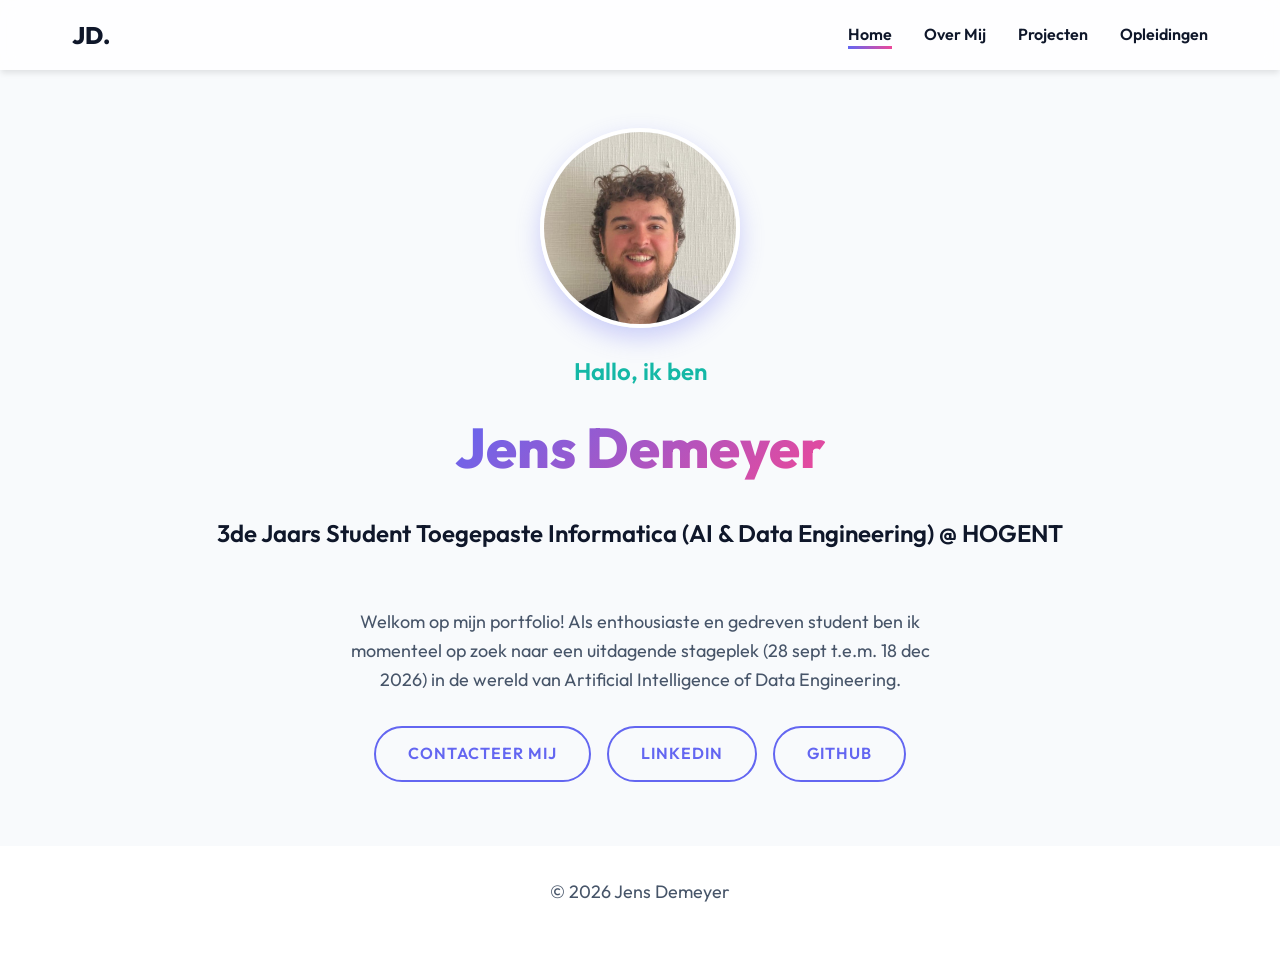
<file: index.html>
<!DOCTYPE html>
<html lang="nl">

<head>
    <meta charset="UTF-8">
    <meta name="viewport" content="width=device-width, initial-scale=1.0">
    <title>Jens Demeyer - Portfolio</title>
    <link rel="stylesheet" href="style.css">
</head>

<body>

    <nav>
        <div class="nav-container">
            <div class="logo">JD.</div>
            <div class="hamburger">☰</div>
            <ul class="nav-links">
                <li><a href="index.html" class="active">Home</a></li>
                <li><a href="about.html">Over Mij</a></li>
                <li><a href="projects.html">Projecten</a></li>
                <li><a href="education.html">Opleidingen</a></li>
            </ul>
        </div>
    </nav>

    <main>
        <section class="hero">
            <img src="assets/profile.jpg" alt="Jens Demeyer" class="profile-img"
                onerror="this.src='https://placehold.co/200x200/6366f1/white?text=Foto'">
            <p class="subtitle">Hallo, ik ben</p>
            <h1>Jens Demeyer</h1>
            <p class="subtitle" style="color: var(--text-color); margin-top: 1rem;">
                3de Jaars Student Toegepaste Informatica (AI & Data Engineering) @ HOGENT
            </p>
            <p style="max-width: 600px; margin: 2rem auto;">
                Welkom op mijn portfolio! Als enthousiaste en gedreven student ben ik momenteel op zoek naar een
                uitdagende stageplek (28 sept t.e.m. 18 dec 2026) in de wereld van Artificial Intelligence of Data
                Engineering.
            </p>
            <div style="display: flex; gap: 1rem; justify-content: center; flex-wrap: wrap;">
                <a href="mailto:jens.demeyer02@gmail.com" class="btn btn-secondary">Contacteer Mij</a>
                <a href="https://www.linkedin.com/in/jens-demeyer/" target="_blank" class="btn btn-secondary">LinkedIn</a>
                <a href="https://github.com/JensDemeyer" target="_blank" class="btn btn-secondary">GitHub</a>
            </div>
        </section>
    </main>

    <footer>
        <p>&copy; 2026 Jens Demeyer</p>
    </footer>

    <script src="script.js"></script>
</body>

</html>
</file>
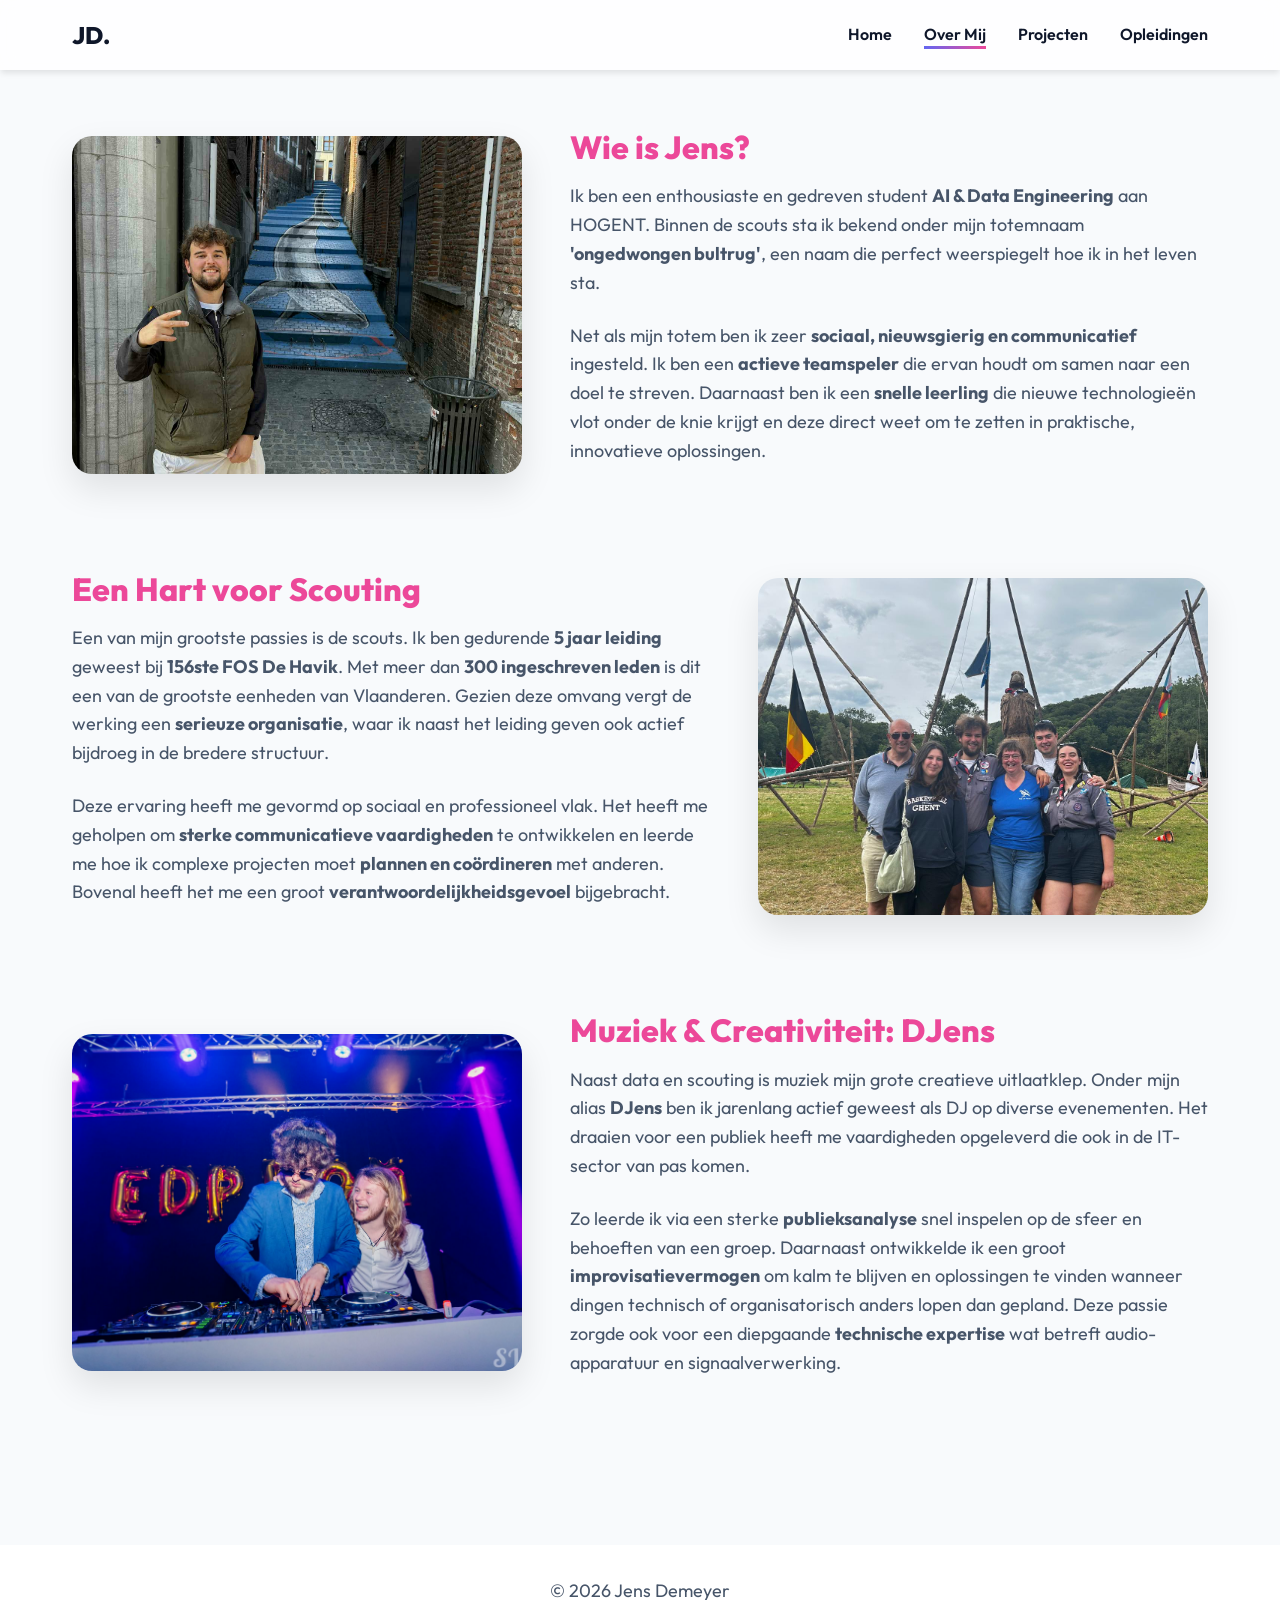
<file: about.html>
<!DOCTYPE html>
<html lang="nl">

<head>
    <meta charset="UTF-8">
    <meta name="viewport" content="width=device-width, initial-scale=1.0">
    <title>Over Mij - Jens Demeyer</title>
    <link rel="stylesheet" href="style.css">
    <style>
        .passion-section {
            display: flex;
            flex-direction: column;
            gap: 3rem;
            margin-bottom: 5rem;
            align-items: center;
        }

        @media(min-width: 768px) {
            .passion-section {
                flex-direction: row;
            }

            .passion-section.reverse {
                flex-direction: row-reverse;
            }
        }

        .passion-image {
            flex: 1;
            width: 100%;
            max-width: 450px;
        }

        .passion-image img {
            width: 100%;
            border-radius: 20px;
            box-shadow: 0 15px 35px rgba(0, 0, 0, 0.1);
            object-fit: cover;
            aspect-ratio: 4/3;
        }

        .passion-text {
            flex: 1;
        }

        .passion-text h3 {
            color: var(--secondary-color);
            font-size: 2rem;
        }
    </style>
</head>

<body>
    <nav>
        <div class="nav-container">
            <div class="logo">JD.</div>
            <div class="hamburger">☰</div>
            <ul class="nav-links">
                <li><a href="index.html">Home</a></li>
                <li><a href="about.html" class="active">Over Mij</a></li>
                <li><a href="projects.html">Projecten</a></li>
                <li><a href="education.html">Opleidingen</a></li>
            </ul>
        </div>
    </nav>

    <main>
        <div class="passion-section">
            <div class="passion-image">
                <img src="assets/jens.jpg" alt="Foto van Jens Demeyer">
            </div>
            <div class="passion-text">
                <h3>Wie is Jens?</h3>
                <p>
                    Ik ben een enthousiaste en gedreven student <strong>AI & Data Engineering</strong> aan HOGENT.
                    Binnen de scouts sta ik bekend onder mijn totemnaam <strong>'ongedwongen bultrug'</strong>, een naam
                    die perfect
                    weerspiegelt hoe ik in het leven sta.
                </p>
                <p>
                    Net als mijn totem ben ik zeer <strong>sociaal, nieuwsgierig en communicatief</strong>
                    ingesteld.
                    Ik ben een <strong>actieve teamspeler</strong> die ervan houdt om samen naar een doel te streven.
                    Daarnaast ben ik een <strong>snelle leerling</strong> die nieuwe technologieën vlot onder de knie
                    krijgt en deze direct weet om te zetten in praktische, innovatieve oplossingen.
                </p>
            </div>
        </div>

        <div class="passion-section reverse">
            <div class="passion-image">
                <img src="assets/scouts.jpeg" alt="Jens bij de Scouts">
            </div>
            <div class="passion-text">
                <h3>Een Hart voor Scouting</h3>
                <p>
                    Een van mijn grootste passies is de scouts. Ik ben gedurende <strong>5 jaar leiding</strong> geweest
                    bij <strong>156ste FOS De Havik</strong>. Met meer dan <strong>300 ingeschreven leden</strong> is
                    dit een van de grootste eenheden van Vlaanderen. Gezien deze omvang vergt de werking een
                    <strong>serieuze organisatie</strong>, waar ik naast het leiding geven ook actief bijdroeg
                    in de bredere structuur.
                </p>
                <p>
                    Deze ervaring heeft me gevormd op sociaal en professioneel vlak. Het heeft me geholpen om
                    <strong>sterke communicatieve vaardigheden</strong> te ontwikkelen en leerde me hoe ik complexe
                    projecten moet <strong>plannen en coördineren</strong>
                    met anderen.
                    Bovenal heeft het me een groot <strong>verantwoordelijkheidsgevoel</strong> bijgebracht.
                </p>
            </div>
        </div>

        <div class="passion-section">
            <div class="passion-image">
                <img src="assets/DJens.jpg" alt="DJens aan het werk">
            </div>
            <div class="passion-text">
                <h3>Muziek & Creativiteit: DJens</h3>
                <p>
                    Naast data en scouting is muziek mijn grote creatieve uitlaatklep. Onder mijn alias
                    <strong>DJens</strong> ben ik jarenlang actief geweest als DJ op diverse evenementen. Het draaien
                    voor een publiek heeft me vaardigheden opgeleverd die ook in de IT-sector van pas komen.
                </p>
                <p>
                    Zo leerde ik via een sterke <strong>publieksanalyse</strong> snel inspelen op de sfeer en behoeften
                    van een groep.
                    Daarnaast ontwikkelde ik een groot <strong>improvisatievermogen</strong> om kalm te blijven en
                    oplossingen te vinden
                    wanneer dingen technisch of organisatorisch anders lopen dan gepland. Deze passie zorgde ook voor
                    een
                    diepgaande <strong>technische expertise</strong> wat betreft audio-apparatuur en signaalverwerking.
                </p>
            </div>
        </div>
    </main>

    <footer>
        <p>&copy; 2026 Jens Demeyer</p>
    </footer>

    <script src="script.js"></script>
</body>

</html>
</file>
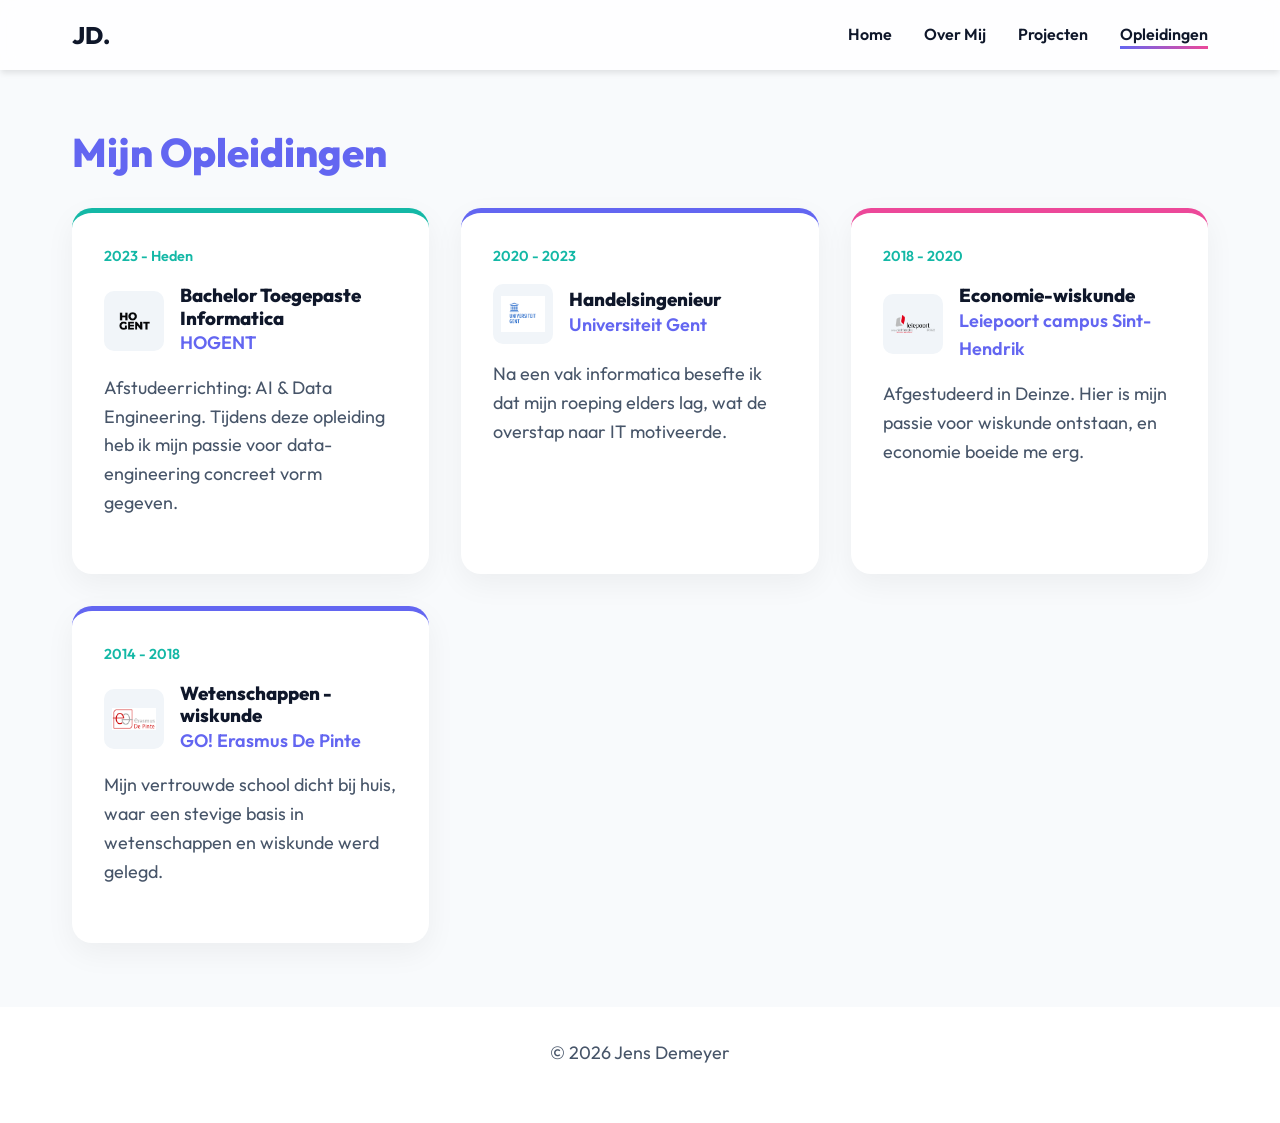
<file: education.html>
<!DOCTYPE html>
<html lang="nl">

<head>
    <meta charset="UTF-8">
    <meta name="viewport" content="width=device-width, initial-scale=1.0">
    <title>Opleidingen - Jens Demeyer</title>
    <link rel="stylesheet" href="style.css">
</head>

<body>

    <nav>
        <div class="nav-container">
            <div class="logo">JD.</div>
            <div class="hamburger">☰</div>
            <ul class="nav-links">
                <li><a href="index.html">Home</a></li>
                <li><a href="about.html">Over Mij</a></li>
                <li><a href="projects.html">Projecten</a></li>
                <li><a href="education.html" class="active">Opleidingen</a></li>
            </ul>
        </div>
    </nav>

    <main>
        <section>
            <h2>Mijn Opleidingen</h2>
            <div class="card-grid">
                <div class="card">
                    <span class="date">2023 - Heden</span>
                    <div class="card-header">
                        <img src="assets/hogent.png" alt="HOGENT" class="school-logo"
                            onerror="this.src='https://placehold.co/60x60/14b8a6/white?text=HG'">
                        <div>
                            <h3 style="margin-bottom: 0;">Bachelor Toegepaste Informatica</h3>
                            <p style="font-weight: 600; color: var(--primary-color); margin-bottom: 0;">HOGENT</p>
                        </div>
                    </div>
                    <p>Afstudeerrichting: AI & Data Engineering. Tijdens deze opleiding heb ik mijn passie voor
                        data-engineering concreet vorm gegeven.</p>
                </div>

                <div class="card">
                    <span class="date">2020 - 2023</span>
                    <div class="card-header">
                        <img src="assets/ugent.png" alt="UGent" class="school-logo"
                            onerror="this.src='https://placehold.co/60x60/6366f1/white?text=UG'">
                        <div>
                            <h3 style="margin-bottom: 0;">Handelsingenieur</h3>
                            <p style="font-weight: 600; color: var(--primary-color); margin-bottom: 0;">Universiteit
                                Gent</p>
                        </div>
                    </div>
                    <p>Na een vak informatica besefte ik dat mijn roeping elders lag, wat de overstap naar IT
                        motiveerde.</p>
                </div>

                <div class="card">
                    <span class="date">2018 - 2020</span>
                    <div class="card-header">
                        <img src="assets/leiepoort.png" alt="Leiepoort" class="school-logo"
                            onerror="this.src='https://placehold.co/60x60/ec4899/white?text=LP'">
                        <div>
                            <h3 style="margin-bottom: 0;">Economie-wiskunde</h3>
                            <p style="font-weight: 600; color: var(--primary-color); margin-bottom: 0;">Leiepoort campus
                                Sint-Hendrik</p>
                        </div>
                    </div>
                    <p>Afgestudeerd in Deinze. Hier is mijn passie voor wiskunde ontstaan, en economie boeide me erg.
                    </p>
                </div>

                <div class="card">
                    <span class="date">2014 - 2018</span>
                    <div class="card-header">
                        <img src="assets\Erasmus De Pinte.png" alt="GO! Erasmus De Pinte" class="school-logo"
                            onerror="this.src='https://placehold.co/60x60/f59e0b/white?text=EP'">
                        <div>
                            <h3 style="margin-bottom: 0;">Wetenschappen - wiskunde</h3>
                            <p style="font-weight: 600; color: var(--primary-color); margin-bottom: 0;">GO! Erasmus De
                                Pinte</p>
                        </div>
                    </div>
                    <p>Mijn vertrouwde school dicht bij huis, waar een stevige basis in wetenschappen en wiskunde werd
                        gelegd.</p>
                </div>
            </div>
        </section>
    </main>

    <footer>
        <p>&copy; 2026 Jens Demeyer</p>
    </footer>

    <script src="script.js"></script>
</body>

</html>
</file>
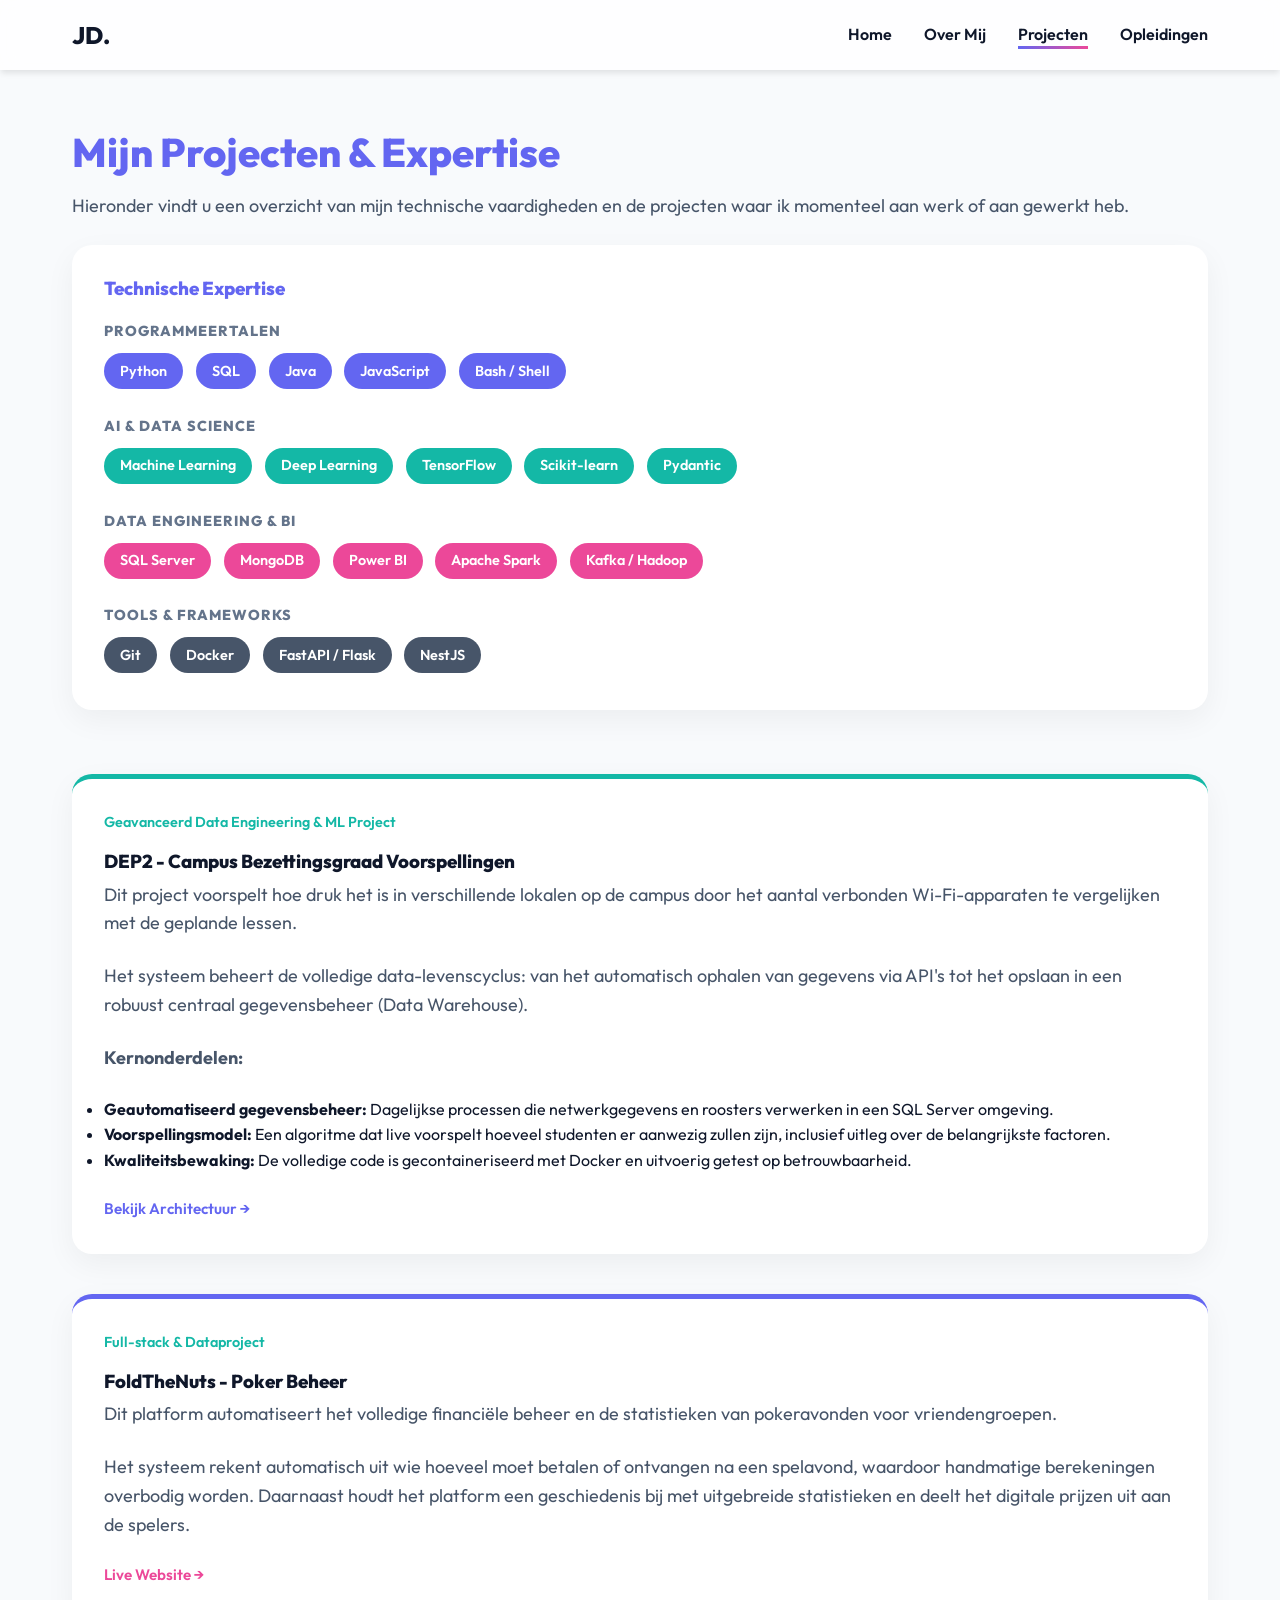
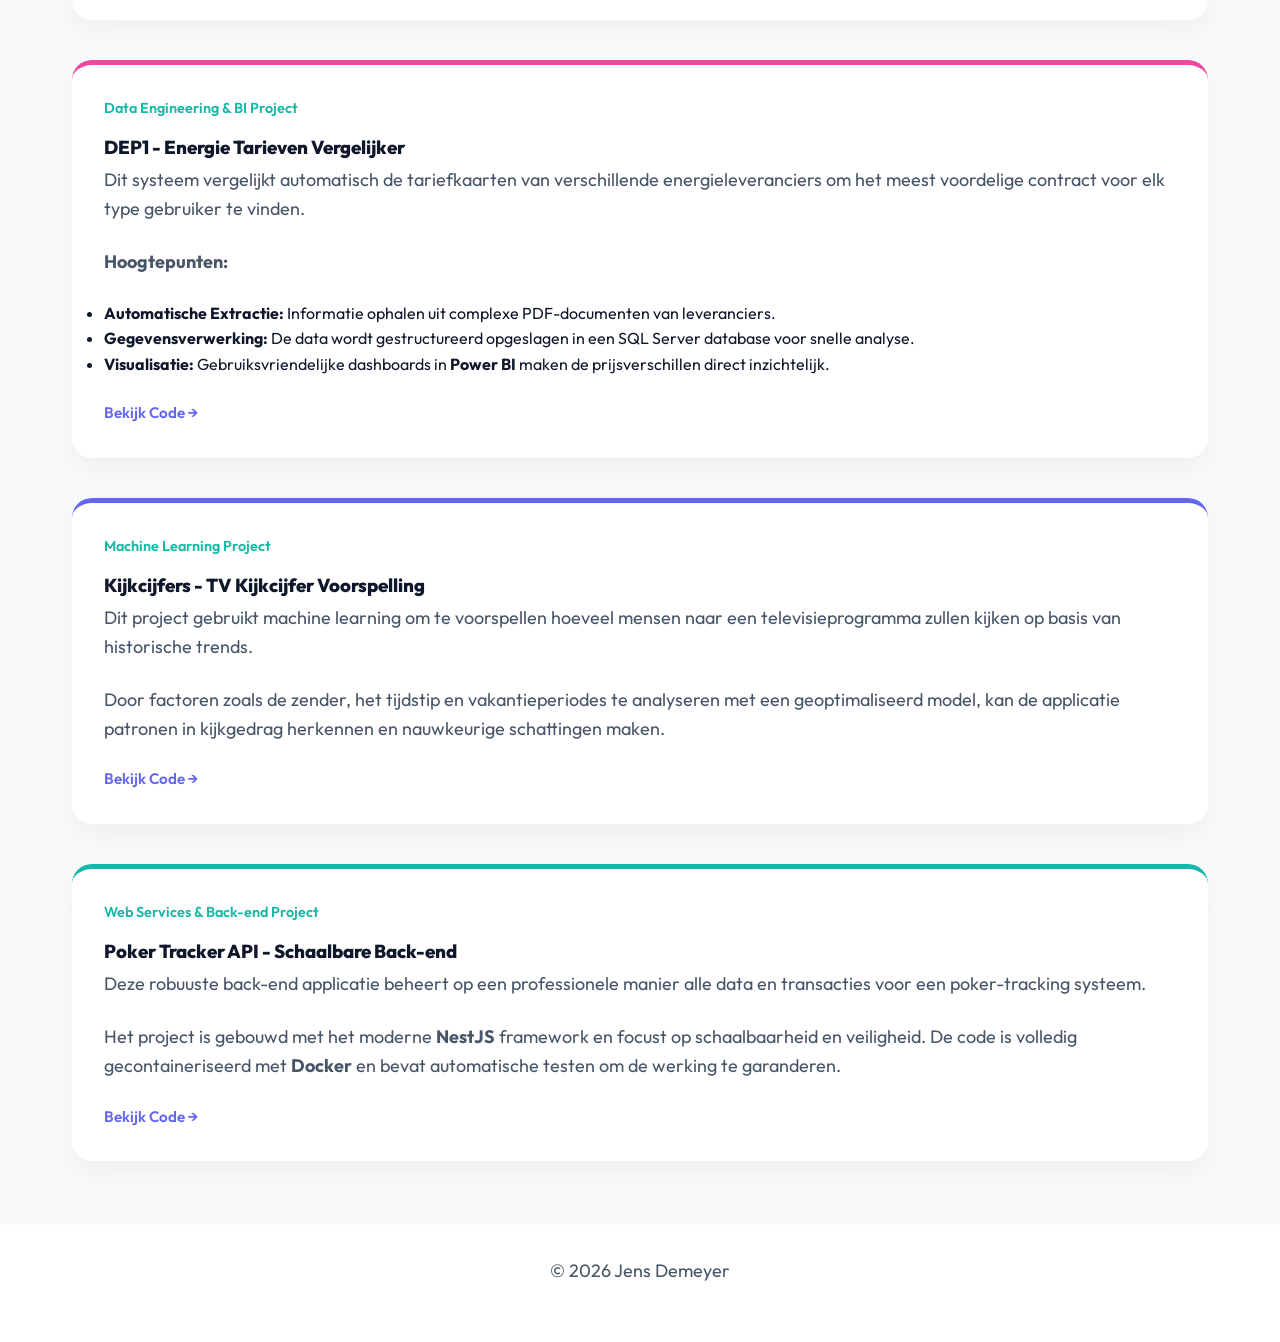
<file: projects.html>
<!DOCTYPE html>
<html lang="nl">

<head>
    <meta charset="UTF-8">
    <meta name="viewport" content="width=device-width, initial-scale=1.0">
    <title>Projecten - Jens Demeyer</title>
    <link rel="stylesheet" href="style.css">
    <style>
        .skill-tag {
            display: inline-block;
            color: white;
            padding: 0.4rem 1rem;
            border-radius: 50px;
            font-size: 0.9rem;
            margin: 0.3rem 0.3rem 0.3rem 0;
            font-weight: 600;
        }

        .project-list {
            display: flex;
            flex-direction: column;
            gap: 2.5rem;
            margin-top: 2rem;
        }

        .project-links {
            display: flex;
            gap: 1.5rem;
            margin-top: 1.5rem;
        }

        .project-links a {
            font-weight: 600;
            font-size: 0.95rem;
            display: flex;
            align-items: center;
            gap: 0.5rem;
        }

        .card {
            width: 100%;
        }
    </style>
</head>

<body>

    <nav>
        <div class="nav-container">
            <div class="logo">JD.</div>
            <div class="hamburger">☰</div>
            <ul class="nav-links">
                <li><a href="index.html">Home</a></li>
                <li><a href="about.html">Over Mij</a></li>
                <li><a href="projects.html" class="active">Projecten</a></li>
                <li><a href="education.html">Opleidingen</a></li>
            </ul>
        </div>
    </nav>

    <main>
        <section>
            <h2>Mijn Projecten & Expertise</h2>
            <p>Hieronder vindt u een overzicht van mijn technische vaardigheden en de projecten waar ik momenteel aan
                werk of aan gewerkt heb.</p>

            <div
                style="background: var(--card-bg); padding: 2rem; border-radius: 20px; box-shadow: 0 10px 30px rgba(0,0,0,0.05); margin-bottom: 4rem;">
                <h3 style="margin-bottom: 1.5rem; color: var(--primary-color);">Technische Expertise</h3>

                <div style="display: flex; flex-direction: column; gap: 1.5rem;">

                    <div>
                        <h4
                            style="font-size: 0.9rem; text-transform: uppercase; letter-spacing: 1px; color: #64748b; margin-bottom: 0.5rem;">
                            Programmeertalen</h4>
                        <div style="display: flex; flex-wrap: wrap; gap: 0.5rem;">
                            <span class="skill-tag" style="background: var(--primary-color);">Python</span>
                            <span class="skill-tag" style="background: var(--primary-color);">SQL</span>
                            <span class="skill-tag" style="background: var(--primary-color);">Java</span>
                            <span class="skill-tag" style="background: var(--primary-color);">JavaScript</span>
                            <span class="skill-tag" style="background: var(--primary-color);">Bash / Shell</span>
                        </div>
                    </div>

                    <div>
                        <h4
                            style="font-size: 0.9rem; text-transform: uppercase; letter-spacing: 1px; color: #64748b; margin-bottom: 0.5rem;">
                            AI & Data Science</h4>
                        <div style="display: flex; flex-wrap: wrap; gap: 0.5rem;">
                            <span class="skill-tag" style="background: var(--accent-color);">Machine Learning</span>
                            <span class="skill-tag" style="background: var(--accent-color);">Deep Learning</span>
                            <span class="skill-tag" style="background: var(--accent-color);">TensorFlow</span>
                            <span class="skill-tag" style="background: var(--accent-color);">Scikit-learn</span>
                            <span class="skill-tag" style="background: var(--accent-color);">Pydantic</span>
                        </div>
                    </div>

                    <div>
                        <h4
                            style="font-size: 0.9rem; text-transform: uppercase; letter-spacing: 1px; color: #64748b; margin-bottom: 0.5rem;">
                            Data Engineering & BI</h4>
                        <div style="display: flex; flex-wrap: wrap; gap: 0.5rem;">
                            <span class="skill-tag" style="background: var(--secondary-color);">SQL Server</span>
                            <span class="skill-tag" style="background: var(--secondary-color);">MongoDB</span>
                            <span class="skill-tag" style="background: var(--secondary-color);">Power BI</span>
                            <span class="skill-tag" style="background: var(--secondary-color);">Apache Spark</span>
                            <span class="skill-tag" style="background: var(--secondary-color);">Kafka / Hadoop</span>
                        </div>
                    </div>

                    <div>
                        <h4
                            style="font-size: 0.9rem; text-transform: uppercase; letter-spacing: 1px; color: #64748b; margin-bottom: 0.5rem;">
                            Tools & Frameworks</h4>
                        <div style="display: flex; flex-wrap: wrap; gap: 0.5rem;">
                            <span class="skill-tag" style="background: #475569;">Git</span>
                            <span class="skill-tag" style="background: #475569;">Docker</span>
                            <span class="skill-tag" style="background: #475569;">FastAPI / Flask</span>
                            <span class="skill-tag" style="background: #475569;">NestJS</span>
                        </div>
                    </div>

                </div>
            </div>

            <div class="project-list">
                <div class="card">
                    <span class="date">Geavanceerd Data Engineering & ML Project</span>
                    <h3>DEP2 - Campus Bezettingsgraad Voorspellingen</h3>
                    <p>
                        Dit project voorspelt hoe druk het is in verschillende lokalen op de campus door het aantal
                        verbonden Wi-Fi-apparaten te vergelijken met de geplande lessen.
                    </p>
                    <p>
                        Het systeem beheert de volledige data-levenscyclus: van het automatisch ophalen van gegevens via
                        API's tot het opslaan in een robuust centraal gegevensbeheer (Data Warehouse).
                        <p>
                        <strong>Kernonderdelen:</strong>
                        </p>
                    <ul>
                        <li><strong>Geautomatiseerd gegevensbeheer:</strong> Dagelijkse processen die netwerkgegevens en
                            roosters verwerken in een SQL Server omgeving.</li>
                        <li><strong>Voorspellingsmodel:</strong> Een algoritme dat live voorspelt hoeveel studenten er
                            aanwezig zullen zijn, inclusief uitleg over de belangrijkste factoren.</li>
                        <li><strong>Kwaliteitsbewaking:</strong> De volledige code is gecontaineriseerd met Docker en
                            uitvoerig getest op betrouwbaarheid.</li>
                    </ul>
                    </p>
                    <div class="project-links">
                        <a href="https://github.com/JensDemeyer/campus-bezetting-voorspelling" target="_blank">Bekijk Architectuur &rarr;</a>
                    </div>
                </div>

                <div class="card">
                    <span class="date">Full-stack & Dataproject</span>
                    <h3>FoldTheNuts - Poker Beheer</h3>
                    <p>
                        Dit platform automatiseert het volledige financiële beheer en de statistieken van pokeravonden
                        voor vriendengroepen.
                    </p>
                    <p>
                        Het systeem rekent automatisch uit wie hoeveel moet betalen of ontvangen na een spelavond,
                        waardoor handmatige berekeningen overbodig worden.
                        Daarnaast houdt het platform een geschiedenis bij met uitgebreide statistieken en deelt het
                        digitale prijzen uit aan de spelers.
                    </p>
                    <div class="project-links">
                        <a href="https://foldthenuts.com" target="_blank" style="color: var(--secondary-color);">Live
                            Website &rarr;</a>
                    </div>
                </div>

                <div class="card">
                    <span class="date">Data Engineering & BI Project</span>
                    <h3>DEP1 - Energie Tarieven Vergelijker</h3>
                    <p>
                        Dit systeem vergelijkt automatisch de tariefkaarten van verschillende energieleveranciers om het
                        meest voordelige contract voor elk type gebruiker te vinden.
                    </p>
                    <p>
                        <strong>Hoogtepunten:</strong>
                    <ul>
                        <li><strong>Automatische Extractie:</strong> Informatie ophalen uit complexe PDF-documenten van
                            leveranciers.</li>
                        <li><strong>Gegevensverwerking:</strong> De data wordt gestructureerd opgeslagen in een SQL
                            Server database voor snelle analyse.</li>
                        <li><strong>Visualisatie:</strong> Gebruiksvriendelijke dashboards in <strong>Power BI</strong>
                            maken de prijsverschillen direct inzichtelijk.</li>
                    </ul>
                    </p>
                    <div class="project-links">
                        <a href="https://github.com/JensDemeyer/dep-energieleveranciers-vergelijker"
                            target="_blank">Bekijk Code &rarr;</a>
                    </div>
                </div>

                <div class="card">
                    <span class="date">Machine Learning Project</span>
                    <h3>Kijkcijfers - TV Kijkcijfer Voorspelling</h3>
                    <p>
                        Dit project gebruikt machine learning om te voorspellen hoeveel mensen naar een
                        televisieprogramma zullen kijken op basis van historische trends.
                    </p>
                    <p>
                        Door factoren zoals de zender, het tijdstip en vakantieperiodes te analyseren met een
                        geoptimaliseerd model, kan de applicatie patronen in kijkgedrag herkennen en nauwkeurige
                        schattingen maken.
                    </p>
                    <div class="project-links">
                        <a href="https://github.com/JensDemeyer/KijkcijfersProject" target="_blank">Bekijk Code
                            &rarr;</a>
                    </div>
                </div>

                <div class="card">
                    <span class="date">Web Services & Back-end Project</span>
                    <h3>Poker Tracker API - Schaalbare Back-end</h3>
                    <p>
                        Deze robuuste back-end applicatie beheert op een professionele manier alle data en transacties
                        voor een poker-tracking systeem.
                    </p>
                    <p>
                        Het project is gebouwd met het moderne <strong>NestJS</strong> framework en focust op
                        schaalbaarheid en veiligheid. De code is volledig gecontaineriseerd met <strong>Docker</strong>
                        en bevat automatische testen om de werking te garanderen.
                    </p>
                    <div class="project-links">
                        <a href="https://github.com/JensDemeyer/pokersite" target="_blank">Bekijk Code &rarr;</a>
                    </div>
                </div>
            </div>
        </section>
    </main>

    <footer>
        <p>&copy; 2026 Jens Demeyer</p>
    </footer>

    <script src="script.js"></script>
</body>

</html>
</file>
<file: style.css>
@import url('https://fonts.googleapis.com/css2?family=Outfit:wght@300;400;600;800&display=swap');

:root {
    --primary-color: #6366f1; /* Indigo */
    --secondary-color: #ec4899; /* Pink */
    --accent-color: #14b8a6; /* Teal */
    --bg-color: #f8fafc;
    --text-color: #0f172a;
    --card-bg: #ffffff;
    --nav-bg: rgba(255, 255, 255, 0.8);
}

* {
    margin: 0;
    padding: 0;
    box-sizing: border-box;
}

body {
    font-family: 'Outfit', sans-serif;
    background-color: var(--bg-color);
    color: var(--text-color);
    line-height: 1.6;
    overflow-x: hidden;
}

/* Typography */
h1, h2, h3, h4 {
    font-weight: 800;
    line-height: 1.2;
    margin-bottom: 1rem;
}

h1 {
    font-size: 3.5rem;
    background: linear-gradient(135deg, var(--primary-color), var(--secondary-color));
    -webkit-background-clip: text;
    -webkit-text-fill-color: transparent;
}

h2 {
    font-size: 2.5rem;
    color: var(--primary-color);
}

p {
    font-size: 1.125rem;
    margin-bottom: 1.5rem;
    color: #475569;
}

a {
    text-decoration: none;
    color: var(--primary-color);
    transition: color 0.3s ease;
}

a:hover {
    color: var(--secondary-color);
}

/* Navigation */
nav {
    position: fixed;
    top: 0;
    width: 100%;
    background: var(--nav-bg);
    backdrop-filter: blur(10px);
    z-index: 1000;
    box-shadow: 0 4px 6px -1px rgba(0, 0, 0, 0.1);
}

.nav-container {
    max-width: 1200px;
    margin: 0 auto;
    padding: 1rem 2rem;
    display: flex;
    justify-content: space-between;
    align-items: center;
}

.logo {
    font-size: 1.5rem;
    font-weight: 800;
    color: var(--text-color);
}

.nav-links {
    display: flex;
    gap: 2rem;
    list-style: none;
}

.nav-links a {
    font-weight: 600;
    color: var(--text-color);
    position: relative;
}

.nav-links a::after {
    content: '';
    position: absolute;
    width: 0;
    height: 3px;
    bottom: -5px;
    left: 0;
    background: linear-gradient(90deg, var(--primary-color), var(--secondary-color));
    transition: width 0.3s ease;
}

.nav-links a:hover::after,
.nav-links a.active::after {
    width: 100%;
}

.hamburger {
    display: none;
    cursor: pointer;
    font-size: 1.5rem;
}

/* Main Layout */
main {
    max-width: 1200px;
    margin: 0 auto;
    padding: 8rem 2rem 4rem; /* Top padding accounts for fixed nav */
    min-height: calc(100vh - 100px); /* Minus footer */
}

/* Hero Section */
.hero {
    display: flex;
    flex-direction: column;
    justify-content: center;
    align-items: center;
    text-align: center;
    min-height: 70vh;
}

.hero p.subtitle {
    font-size: 1.5rem;
    font-weight: 600;
    color: var(--accent-color);
}

/* Buttons */
.btn {
    display: inline-block;
    padding: 0.8rem 2rem;
    border-radius: 50px;
    font-weight: 600;
    text-transform: uppercase;
    letter-spacing: 1px;
    transition: all 0.3s ease;
    cursor: pointer;
    border: none;
}

.btn-primary {
    background: linear-gradient(135deg, var(--primary-color), var(--secondary-color));
    color: white;
    box-shadow: 0 4px 15px rgba(99, 102, 241, 0.4);
}

.btn-primary:hover {
    transform: translateY(-3px);
    box-shadow: 0 8px 25px rgba(99, 102, 241, 0.6);
    color: white;
}

.btn-secondary {
    background: transparent;
    color: var(--primary-color);
    border: 2px solid var(--primary-color);
}

.btn-secondary:hover {
    background: var(--primary-color);
    color: white;
}

/* Cards (for Projects & Education) */
.card-grid {
    display: grid;
    grid-template-columns: repeat(auto-fit, minmax(300px, 1fr));
    gap: 2rem;
    margin-top: 2rem;
}

.card {
    background: var(--card-bg);
    border-radius: 20px;
    padding: 2rem;
    box-shadow: 0 10px 30px rgba(0,0,0,0.05);
    transition: transform 0.3s ease, box-shadow 0.3s ease;
    border-top: 5px solid var(--accent-color);
}

.card:nth-child(2n) {
    border-top-color: var(--primary-color);
}

.card:nth-child(3n) {
    border-top-color: var(--secondary-color);
}

.card:hover {
    transform: translateY(-10px);
    box-shadow: 0 20px 40px rgba(0,0,0,0.1);
}

.card h3 {
    color: var(--text-color);
    margin-bottom: 0.5rem;
}

.card .date {
    font-size: 0.9rem;
    color: var(--accent-color);
    font-weight: 600;
    margin-bottom: 1rem;
    display: block;
}

/* Footer */
footer {
    text-align: center;
    padding: 2rem;
    background: var(--card-bg);
    margin-top: auto;
}

/* Images */
.profile-img {
    width: 200px;
    height: 200px;
    border-radius: 50%;
    object-fit: cover;
    margin-bottom: 1.5rem;
    box-shadow: 0 10px 25px rgba(99, 102, 241, 0.3);
    border: 4px solid white;
}

.card-header {
    display: flex;
    align-items: center;
    gap: 1rem;
    margin-bottom: 1rem;
}

.school-logo {
    width: 60px;
    height: 60px;
    border-radius: 10px;
    object-fit: contain;
    background: #f1f5f9;
    padding: 0.5rem;
}

/* Responsive */
@media (max-width: 768px) {
    h1 {
        font-size: 2.5rem;
    }
    
    .nav-links {
        display: none;
        flex-direction: column;
        position: absolute;
        top: 100%;
        left: 0;
        width: 100%;
        background: var(--card-bg);
        padding: 2rem;
        box-shadow: 0 10px 20px rgba(0,0,0,0.1);
    }

    .nav-links.active {
        display: flex;
    }

    .hamburger {
        display: block;
    }
}
</file>
